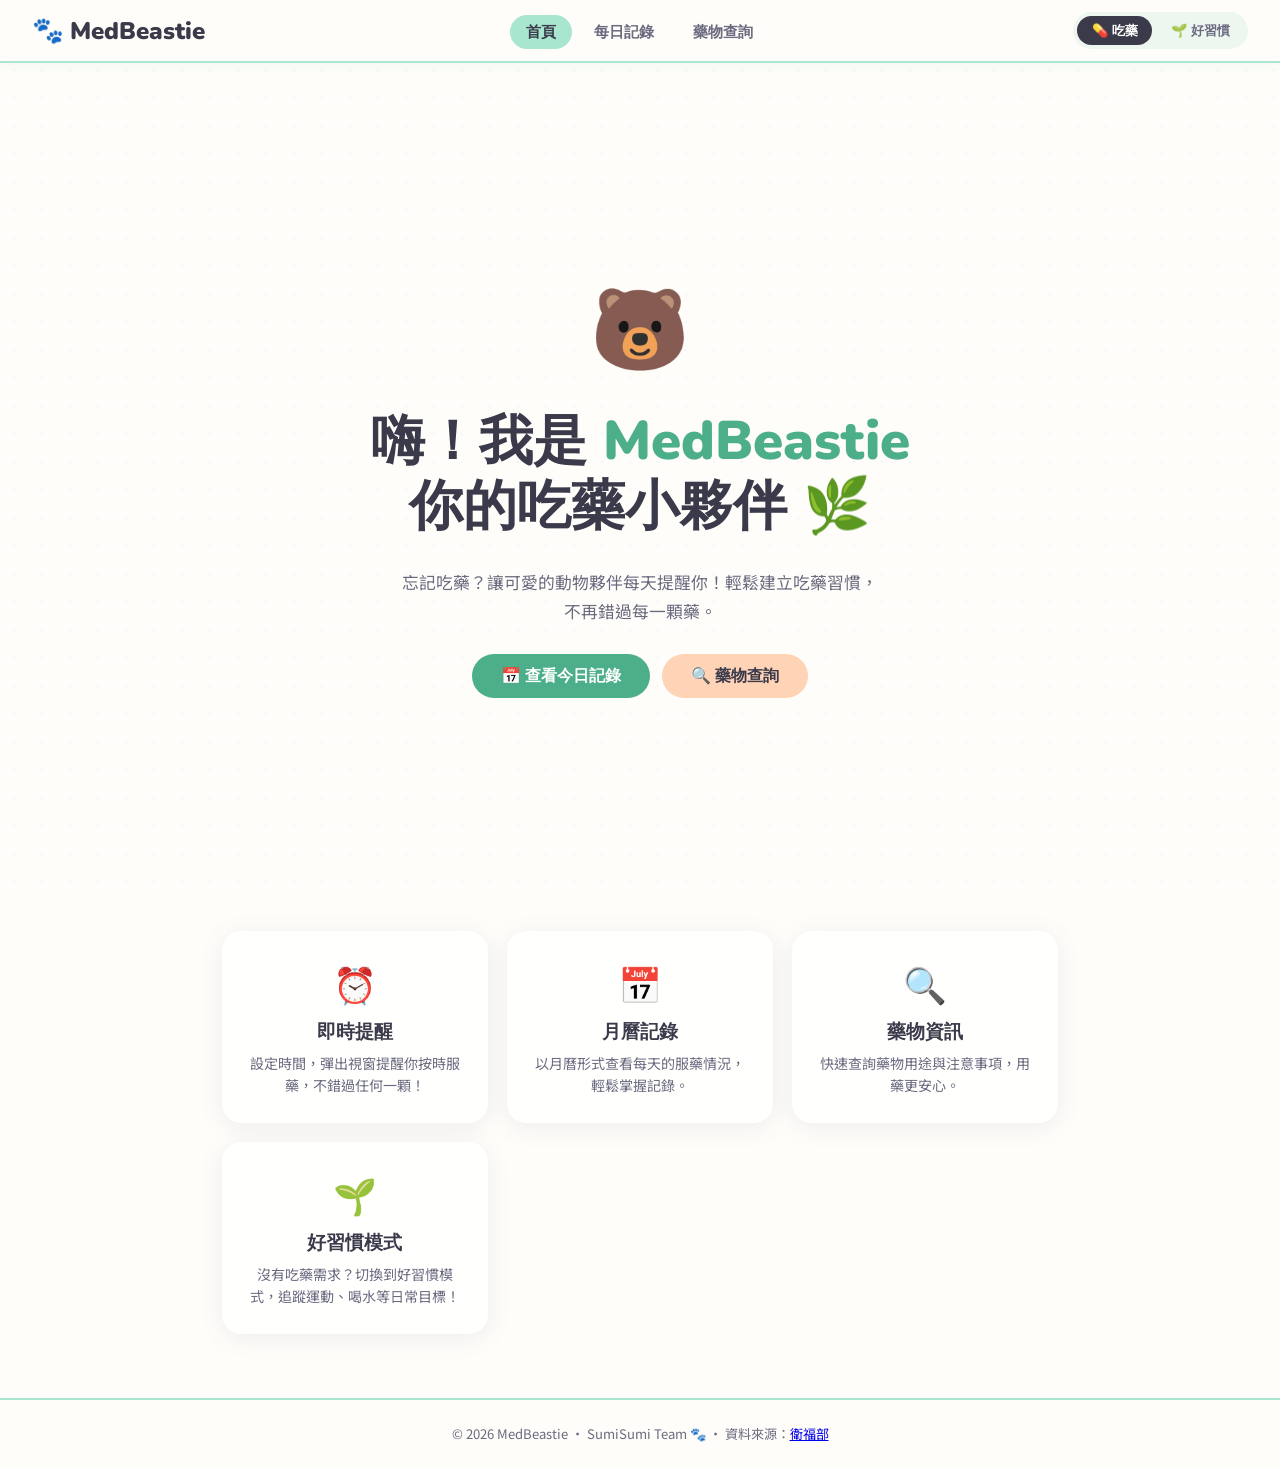
<file: MedBeastie/index.html>
<!DOCTYPE html>
<html lang="zh-TW">
<head>
  <meta charset="UTF-8" />
  <meta name="viewport" content="width=device-width, initial-scale=1.0" />
  <title>MedBeastie 🐾</title>
  <link href="https://fonts.googleapis.com/css2?family=Nunito:wght@400;600;700;800;900&family=Noto+Sans+TC:wght@400;500;700&display=swap" rel="stylesheet" />
  <link rel="stylesheet" href="css/style.css" />
  <link rel="stylesheet" href="css/home.css" />
  <link rel="stylesheet" href="css/record.css" />
  <link rel="stylesheet" href="css/info.css" />
</head>
<body>

  <!-- ══ NAVBAR ══ -->
  <nav class="navbar">
    <a href="#" class="nav-logo" onclick="showPage('home')">
      <span class="logo-icon">🐾</span> MedBeastie
    </a>

    <ul class="nav-links">
      <li><a href="#" onclick="showPage('home')"   class="active" id="nav-home">首頁</a></li>
      <li><a href="#" onclick="showPage('record')" id="nav-record">每日記錄</a></li>
      <li><a href="#" onclick="showPage('info')"   id="nav-info">藥物查詢</a></li>
    </ul>

    <div class="mode-toggle">
      <button class="mode-btn active" id="mode-med"   onclick="setMode('med')">💊 吃藥</button>
      <button class="mode-btn"        id="mode-habit" onclick="setMode('habit')">🌱 好習慣</button>
    </div>

    <button class="hamburger" id="hamburgerBtn" aria-label="開啟選單">
      <span></span><span></span><span></span>
    </button>
  </nav>

  <!-- Mobile Drawer -->
  <div class="drawer-overlay" id="drawerOverlay" onclick="closeDrawer()"></div>
  <div class="nav-drawer" id="navDrawer">
    <a href="#" onclick="showPage('home');   closeDrawer()">🏠 首頁</a>
    <a href="#" onclick="showPage('record'); closeDrawer()">📅 每日記錄</a>
    <a href="#" onclick="showPage('info');   closeDrawer()">🔍 藥物查詢</a>
    <hr style="border:none; border-top:1px solid #ddd; margin: 4px 0;" />
    <a href="#" onclick="setMode('med');   showPage('record'); closeDrawer()">💊 吃藥模式</a>
    <a href="#" onclick="setMode('habit'); showPage('record'); closeDrawer()">🌱 好習慣模式</a>
  </div>

  <!-- ══ MAIN ══ -->
  <main>

    <!-- ── HOME ── -->
    <section class="page active" id="page-home">
      <div class="hero">
        <div class="hero-mascot" id="heroMascot">🐻</div>
        <h1>嗨！我是 <em>MedBeastie</em><br>你的吃藥小夥伴 🌿</h1>
        <p id="heroDesc">忘記吃藥？讓可愛的動物夥伴每天提醒你！輕鬆建立吃藥習慣，不再錯過每一顆藥。</p>
        <div class="hero-btns">
          <button class="btn btn-primary"   onclick="showPage('record')">📅 查看今日記錄</button>
          <button class="btn btn-secondary" onclick="showPage('info')">🔍 藥物查詢</button>
        </div>
      </div>

      <div class="features">
        <div class="feature-card">
          <div class="icon">⏰</div>
          <h3>即時提醒</h3>
          <p>設定時間，彈出視窗提醒你按時服藥，不錯過任何一顆！</p>
        </div>
        <div class="feature-card">
          <div class="icon">📅</div>
          <h3>月曆記錄</h3>
          <p>以月曆形式查看每天的服藥情況，輕鬆掌握記錄。</p>
        </div>
        <div class="feature-card">
          <div class="icon">🔍</div>
          <h3>藥物資訊</h3>
          <p>快速查詢藥物用途與注意事項，用藥更安心。</p>
        </div>
        <div class="feature-card">
          <div class="icon">🌱</div>
          <h3>好習慣模式</h3>
          <p>沒有吃藥需求？切換到好習慣模式，追蹤運動、喝水等日常目標！</p>
        </div>
      </div>
    </section>

    <!-- ── RECORD ── -->
    <section class="page" id="page-record">
      <div class="record-section">
        <h2 class="section-title">📅 <span id="recordTitle">每日記錄</span></h2>

        <div class="today-card">
          <div class="calendar-header">
            <button class="cal-nav" onclick="changeMonth(-1)">‹</button>
            <h3 id="calMonthLabel"></h3>
            <button class="cal-nav" onclick="changeMonth(1)">›</button>
          </div>
          <div class="calendar-grid" id="calGrid"></div>
        </div>

        <div class="today-card">
          <h3 class="section-title" style="font-size:1.1rem; margin-bottom:1rem;">
            <span id="todayLabel">今天要吃的藥 💊</span>
          </h3>

          <!-- 新增藥物 -->
          <div class="add-med-row">
            <input class="add-med-name" id="addMedName" type="text" placeholder="藥名" />
            <input class="add-med-time" id="addMedTime" type="time" />
            <button class="btn btn-primary" onclick="addMed()">新增</button>
          </div>

          <div id="medList"></div>
        </div>

        <!-- 提醒設定 -->
        <div class="today-card">
          <h3 class="section-title" style="font-size:1.1rem; margin-bottom:1rem;">⏰ 設定提醒時間</h3>
          <div id="notifyStatus" class="notify-status"></div>
          <div class="notify-row">
            <input type="time" id="notifyTime" class="notify-input" />
            <input type="text" id="notifyMsg" class="notify-msg-input" placeholder="提醒訊息（例：記得吃血壓藥！）" />
            <button class="btn btn-primary" onclick="addReminder()">新增</button>
          </div>
          <ul class="reminder-list" id="reminderList"></ul>
        </div>

      </div>
    </section>

    <!-- ── INFO ── -->
    <section class="page" id="page-info">
      <div class="info-section">
        <h2 class="section-title">💊 我的藥物清單</h2>

        <!-- 新增藥物表單 -->
        <div class="today-card info-add-card">
          <h3 class="info-add-title">＋ 新增藥物</h3>
          <div class="info-add-row">
            <input type="text" id="infoName"     class="info-input" placeholder="藥名（必填）" />
            <input type="text" id="infoCategory" class="info-input" placeholder="類別（例：止痛）" />
          </div>
          <textarea id="infoDesc" class="info-textarea" placeholder="說明（例：用於緩解頭痛）"></textarea>
          <button class="btn btn-primary" onclick="addInfoMed()">新增</button>
        </div>

        <!-- 搜尋 -->
        <div class="search-bar">
          <input class="search-input" id="searchInput" type="text" placeholder="搜尋藥名或類別…" />
          <button class="btn-search" onclick="searchMed()">搜尋</button>
        </div>

        <div class="med-cards" id="medCards"></div>
      </div>
    </section>

  </main>

  <!-- ── FOOTER ── -->
  <footer>
    <p>© 2026 MedBeastie · SumiSumi Team 🐾 · 資料來源：<a href="https://www.mohw.gov.tw" target="_blank">衛福部</a></p>
  </footer>

  <!-- Scripts -->
  <script src="js/nav.js"></script>
  <script src="js/record.js"></script>
  <script src="js/notify.js"></script>
  <script src="js/info.js"></script>
  <script src="js/mode.js"></script>
  <script>
    // Init
    renderCalendar();
    renderMedList(medData);
    renderMedCards(allMeds);
  </script>

</body>
</html>
</file>
<file: MedBeastie/css/style.css>
/* ── CSS Variables ── */
:root {
  --mint:    #a8e6cf;
  --peach:   #ffd3b6;
  --sky:     #b8dfff;
  --yellow:  #fff0a3;
  --pink:    #ffb3c6;
  --white:   #fffdf9;
  --dark:    #3a3a4a;
  --mid:     #6b6b80;
  --card-bg: rgba(255, 255, 255, 0.85);
  --shadow:  0 4px 24px rgba(100, 100, 150, 0.10);
  --radius:  20px;
}

/* ── Reset & Base ── */
*, *::before, *::after { box-sizing: border-box; margin: 0; padding: 0; }

body {
  font-family: 'Noto Sans TC', sans-serif;
  background: var(--white);
  color: var(--dark);
  min-height: 100vh;
  overflow-x: hidden;
}

/* ── Dotted background ── */
body::before {
  content: '';
  position: fixed;
  inset: 0;
  background-image: radial-gradient(circle, #cde8ff 1px, transparent 1px);
  background-size: 28px 28px;
  opacity: 0.35;
  pointer-events: none;
  z-index: 0;
}

/* ── Navbar ── */
.navbar {
  position: sticky;
  top: 0;
  z-index: 100;
  display: flex;
  align-items: center;
  justify-content: space-between;
  padding: 0.75rem 2rem;
  background: rgba(255, 253, 249, 0.88);
  backdrop-filter: blur(12px);
  border-bottom: 2px solid var(--mint);
  box-shadow: 0 2px 12px rgba(168, 230, 207, 0.18);
}

.nav-logo {
  font-family: 'Nunito', sans-serif;
  font-weight: 900;
  font-size: 1.5rem;
  color: var(--dark);
  text-decoration: none;
  display: flex;
  align-items: center;
  gap: 0.4rem;
}
.nav-logo span.logo-icon { font-size: 1.6rem; }

.nav-links {
  display: flex;
  list-style: none;
  gap: 0.4rem;
}
.nav-links a {
  text-decoration: none;
  font-family: 'Nunito', sans-serif;
  font-weight: 700;
  font-size: 0.95rem;
  color: var(--mid);
  padding: 0.45rem 1rem;
  border-radius: 50px;
  transition: background 0.2s, color 0.2s;
}
.nav-links a:hover,
.nav-links a.active {
  background: var(--mint);
  color: var(--dark);
}

/* Mode Toggle */
.mode-toggle {
  display: flex;
  background: #eef6f0;
  border-radius: 50px;
  padding: 4px;
  gap: 4px;
}
.mode-btn {
  border: none;
  cursor: pointer;
  font-family: 'Nunito', sans-serif;
  font-weight: 700;
  font-size: 0.82rem;
  padding: 0.35rem 0.9rem;
  border-radius: 50px;
  background: transparent;
  color: var(--mid);
  transition: all 0.2s;
}
.mode-btn.active {
  background: var(--dark);
  color: #fff;
}

/* Hamburger */
.hamburger {
  display: none;
  flex-direction: column;
  gap: 5px;
  cursor: pointer;
  background: none;
  border: none;
  padding: 4px;
}
.hamburger span {
  display: block;
  width: 24px;
  height: 2.5px;
  background: var(--dark);
  border-radius: 4px;
  transition: transform 0.3s, opacity 0.3s;
}

/* Mobile Drawer */
.nav-drawer {
  display: none;
  position: fixed;
  top: 0; right: 0;
  height: 100%;
  width: 240px;
  background: var(--white);
  border-left: 2px solid var(--mint);
  z-index: 200;
  flex-direction: column;
  padding: 5rem 1.5rem 2rem;
  gap: 0.6rem;
  transform: translateX(100%);
  transition: transform 0.3s ease;
  box-shadow: -4px 0 20px rgba(0, 0, 0, 0.08);
}
.nav-drawer.open { transform: translateX(0); }
.nav-drawer a {
  text-decoration: none;
  font-family: 'Nunito', sans-serif;
  font-weight: 700;
  font-size: 1.05rem;
  color: var(--dark);
  padding: 0.6rem 1rem;
  border-radius: 12px;
  transition: background 0.2s;
}
.nav-drawer a:hover { background: var(--mint); }

.drawer-overlay {
  display: none;
  position: fixed;
  inset: 0;
  background: rgba(0, 0, 0, 0.25);
  z-index: 150;
}
.drawer-overlay.open { display: block; }

/* ── Main & Pages ── */
main { position: relative; z-index: 1; }
.page { display: none; }
.page.active { display: block; }

/* ── Shared Components ── */
.btn {
  font-family: 'Nunito', sans-serif;
  font-weight: 800;
  font-size: 1rem;
  padding: 0.7rem 1.8rem;
  border-radius: 50px;
  border: none;
  cursor: pointer;
  transition: transform 0.15s, box-shadow 0.15s;
}
.btn:hover { transform: translateY(-2px); box-shadow: 0 6px 20px rgba(0, 0, 0, 0.12); }
.btn-primary   { background: #4caf8a; color: #fff; }
.btn-secondary { background: var(--peach); color: var(--dark); }

.section-title {
  font-family: 'Nunito', sans-serif;
  font-weight: 900;
  font-size: 1.8rem;
  margin-bottom: 1.5rem;
  display: flex;
  align-items: center;
  gap: 0.5rem;
}

.today-card {
  background: var(--card-bg);
  border-radius: var(--radius);
  padding: 1.5rem;
  box-shadow: var(--shadow);
  margin-top: 1.5rem;
}

/* ── Footer ── */
footer {
  position: relative;
  z-index: 1;
  text-align: center;
  padding: 1.5rem;
  font-size: 0.82rem;
  color: var(--mid);
  border-top: 2px solid var(--mint);
}

/* ── Responsive ── */
@media (max-width: 700px) {
  .navbar { padding: 0.75rem 1rem; }
  .nav-links, .mode-toggle { display: none; }
  .hamburger { display: flex; }
  .nav-drawer { display: flex; }
}

/* ── 頁面橫幅提醒 ── */
#alertBanner {
  position: fixed;
  top: 80px;
  left: 50%;
  transform: translateX(-50%);
  z-index: 999;
  background: linear-gradient(135deg, #e8f7f0, #fef9e7);
  border: 2.5px solid var(--mint);
  border-radius: 24px;
  box-shadow: 0 8px 32px rgba(76, 175, 138, 0.20);
  padding: 1.2rem 1.6rem;
  display: flex;
  align-items: center;
  gap: 1rem;
  min-width: 300px;
  max-width: 90vw;
  animation: slideDown 0.4s cubic-bezier(0.34, 1.56, 0.64, 1);
}

@keyframes slideDown {
  from { opacity: 0; transform: translateX(-50%) translateY(-24px) scale(0.92); }
  to   { opacity: 1; transform: translateX(-50%) translateY(0)     scale(1); }
}

.banner-icon {
  font-size: 2.4rem;
  flex-shrink: 0;
  animation: bounce 0.6s ease infinite alternate;
}

@keyframes bounce {
  from { transform: translateY(0); }
  to   { transform: translateY(-5px); }
}

.banner-content { flex: 1; }

.banner-title {
  font-family: 'Nunito', sans-serif;
  font-weight: 900;
  font-size: 0.85rem;
  color: #4caf8a;
  margin-bottom: 2px;
  letter-spacing: 0.3px;
}

.banner-msg {
  font-family: 'Noto Sans TC', sans-serif;
  font-size: 0.95rem;
  color: var(--dark);
  font-weight: 500;
}

.banner-close {
  background: #e0f5ec;
  border: none;
  border-radius: 50%;
  width: 28px;
  height: 28px;
  font-size: 0.85rem;
  color: var(--mid);
  cursor: pointer;
  flex-shrink: 0;
  display: flex;
  align-items: center;
  justify-content: center;
  transition: background 0.15s;
}
.banner-close:hover { background: var(--mint); color: white; }
</file>
<file: MedBeastie/css/home.css>
/* ═══ HOME PAGE ═══ */

.hero {
  min-height: calc(100vh - 64px);
  display: flex;
  flex-direction: column;
  align-items: center;
  justify-content: center;
  text-align: center;
  padding: 3rem 1.5rem;
  gap: 1.8rem;
}

.hero-mascot {
  font-size: 5rem;
  animation: float 3s ease-in-out infinite;
}

@keyframes float {
  0%, 100% { transform: translateY(0); }
  50%       { transform: translateY(-14px); }
}

.hero h1 {
  font-family: 'Nunito', sans-serif;
  font-weight: 900;
  font-size: clamp(2rem, 6vw, 3.4rem);
  line-height: 1.2;
}
.hero h1 em { font-style: normal; color: #4caf8a; }

.hero p {
  max-width: 480px;
  font-size: 1.05rem;
  color: var(--mid);
  line-height: 1.7;
}

.hero-btns {
  display: flex;
  gap: 0.8rem;
  flex-wrap: wrap;
  justify-content: center;
}

/* Feature Cards */
.features {
  display: grid;
  grid-template-columns: repeat(auto-fit, minmax(200px, 1fr));
  gap: 1.2rem;
  padding: 2rem 2rem 4rem;
  max-width: 900px;
  margin: 0 auto;
}

.feature-card {
  background: var(--card-bg);
  border-radius: var(--radius);
  padding: 1.5rem;
  box-shadow: var(--shadow);
  border: 2px solid transparent;
  transition: border-color 0.2s, transform 0.2s;
  text-align: center;
}
.feature-card:hover { border-color: var(--mint); transform: translateY(-4px); }
.feature-card .icon  { font-size: 2.2rem; margin-bottom: 0.7rem; }
.feature-card h3     { font-family: 'Nunito', sans-serif; font-weight: 800; margin-bottom: 0.4rem; }
.feature-card p      { font-size: 0.88rem; color: var(--mid); line-height: 1.6; }

@media (max-width: 700px) {
  .features      { padding: 1rem 1rem 3rem; }
  .hero-mascot   { font-size: 3.5rem; }
}
</file>
<file: MedBeastie/css/record.css>
/* ═══ RECORD PAGE ═══ */

.record-section {
  max-width: 860px;
  margin: 0 auto;
  padding: 2.5rem 1.5rem 4rem;
}

/* Calendar */
.calendar-header {
  display: flex;
  align-items: center;
  justify-content: space-between;
  margin-bottom: 1rem;
}
.calendar-header h3 {
  font-family: 'Nunito', sans-serif;
  font-weight: 800;
  font-size: 1.1rem;
}

.cal-nav {
  background: var(--mint);
  border: none;
  border-radius: 50%;
  width: 34px;
  height: 34px;
  font-size: 1rem;
  cursor: pointer;
  font-weight: 700;
  transition: background 0.2s;
}
.cal-nav:hover { background: #7dd4b0; }

/* 月曆外層改為 grid，每格是 cal-cell */
.calendar-grid {
  display: grid;
  grid-template-columns: repeat(7, 1fr);
  gap: 6px;
}

.cal-day-label {
  text-align: center;
  font-family: 'Nunito', sans-serif;
  font-weight: 700;
  font-size: 0.78rem;
  color: var(--mid);
  padding: 4px 0;
}

/* cal-cell 包住格子 + 展開面板 */
.cal-cell {
  position: relative;
}

.cal-day {
  aspect-ratio: 1;
  display: flex;
  align-items: center;
  justify-content: center;
  border-radius: 10px;
  font-family: 'Nunito', sans-serif;
  font-weight: 700;
  font-size: 0.9rem;
  cursor: pointer;
  border: 2px solid transparent;
  transition: all 0.15s;
  background: var(--card-bg);
  width: 100%;
}
.cal-day:hover          { border-color: var(--mint); }
.cal-day.today          { background: var(--mint); }
.cal-day.taken          { background: var(--peach); }
.cal-day.missed         { background: #ffb3b3; }
.cal-day.habit          { background: var(--sky); }
.cal-day.noted          { background: var(--yellow); }
.cal-day.opened         { border-color: #4caf8a; border-width: 2px; }
.cal-day.empty          { background: transparent; cursor: default; }

/* 展開面板：絕對定位，從格子下方展開，橫跨整行 */
.day-panel {
  position: absolute;
  top: calc(100% + 6px);
  left: 50%;
  transform: translateX(-50%);
  width: 280px;
  background: white;
  border: 2px solid var(--mint);
  border-radius: 14px;
  padding: 1rem;
  z-index: 50;
  box-shadow: 0 8px 24px rgba(0,0,0,0.12);
}

.day-panel-title {
  font-family: 'Nunito', sans-serif;
  font-weight: 800;
  font-size: 0.95rem;
  margin-bottom: 0.7rem;
  color: var(--dark);
}

.day-panel-btns {
  display: flex;
  flex-direction: column;
  gap: 6px;
  margin-bottom: 0.8rem;
}

.status-btn {
  padding: 6px 10px;
  border-radius: 8px;
  border: 1.5px solid #ddd;
  background: #fafafa;
  font-family: 'Nunito', sans-serif;
  font-weight: 700;
  font-size: 0.85rem;
  cursor: pointer;
  text-align: left;
  transition: all 0.15s;
}
.status-btn:hover        { border-color: var(--mint); background: #f0faf5; }
.status-btn.active-taken  { background: var(--peach);  border-color: #f0a070; }
.status-btn.active-missed { background: #ffb3b3;       border-color: #e07070; }
.status-btn.active-habit  { background: var(--sky);    border-color: #70a0e0; }

.day-note {
  width: 100%;
  height: 60px;
  border: 1.5px solid #ddd;
  border-radius: 8px;
  padding: 6px 8px;
  font-family: 'Noto Sans TC', sans-serif;
  font-size: 0.83rem;
  resize: none;
  outline: none;
  margin-bottom: 0.6rem;
}
.day-note:focus { border-color: var(--mint); }

.day-panel-close {
  width: 100%;
  background: none;
  border: 1.5px solid #ddd;
  border-radius: 8px;
  padding: 5px;
  font-family: 'Nunito', sans-serif;
  font-weight: 700;
  font-size: 0.8rem;
  color: var(--mid);
  cursor: pointer;
}
.day-panel-close:hover { background: #f5f5f5; }

/* Med List */
.med-item {
  display: flex;
  align-items: center;
  gap: 1rem;
  padding: 0.8rem 0;
  border-bottom: 1px dashed #e0e0e0;
}
.med-item:last-child { border-bottom: none; }

.med-check {
  width: 28px;
  height: 28px;
  border-radius: 50%;
  border: 2.5px solid var(--mint);
  background: none;
  cursor: pointer;
  font-size: 1rem;
  display: flex;
  align-items: center;
  justify-content: center;
  transition: background 0.2s;
  flex-shrink: 0;
}
.med-check.checked { background: var(--mint); }

.med-info { flex: 1; }
.med-name { font-family: 'Nunito', sans-serif; font-weight: 800; font-size: 0.95rem; }
.med-time { font-size: 0.8rem; color: var(--mid); }

/* 格子內 emoji */
.cal-day { flex-direction: column; gap: 2px; }
.cal-num  { font-size: 0.9rem; line-height: 1; }
.cal-emoji { font-size: 1rem; line-height: 1; }

/* 心情按鈕列 */
.mood-row {
  display: flex;
  gap: 6px;
  margin-bottom: 0.8rem;
  flex-wrap: wrap;
}
.mood-btn {
  font-size: 1.4rem;
  background: #fafafa;
  border: 2px solid #ddd;
  border-radius: 10px;
  width: 44px;
  height: 44px;
  cursor: pointer;
  display: flex;
  align-items: center;
  justify-content: center;
  transition: all 0.15s;
}
.mood-btn:hover       { border-color: var(--mint); transform: scale(1.1); }
.mood-btn.active-mood { border-color: #4caf8a; background: #e8f7f0; transform: scale(1.15); }

/* ── 新增藥物欄 ── */
.add-med-row {
  display: flex;
  gap: 8px;
  margin-bottom: 1rem;
  flex-wrap: wrap;
}

.add-med-name {
  flex: 1;
  min-width: 100px;
  padding: 7px 10px;
  border: 1.5px solid #ddd;
  border-radius: 8px;
  font-size: 0.9rem;
  font-family: 'Noto Sans TC', sans-serif;
  outline: none;
}
.add-med-name:focus { border-color: var(--mint); }

.add-med-time {
  padding: 7px 10px;
  border: 1.5px solid #ddd;
  border-radius: 8px;
  font-size: 0.9rem;
  font-family: 'Nunito', sans-serif;
  outline: none;
}
.add-med-time:focus { border-color: var(--mint); }

/* 編輯模式 */
.med-edit-name, .med-edit-time {
  padding: 5px 8px;
  border: 1.5px solid var(--mint);
  border-radius: 8px;
  font-size: 0.88rem;
  outline: none;
}
.med-edit-name { flex: 1; font-family: 'Noto Sans TC', sans-serif; }
.med-edit-time { width: 100px; font-family: 'Nunito', sans-serif; }

.med-save-btn {
  background: var(--mint);
  border: none;
  border-radius: 8px;
  padding: 5px 10px;
  font-family: 'Nunito', sans-serif;
  font-weight: 700;
  font-size: 0.85rem;
  cursor: pointer;
}

/* 編輯／刪除按鈕 */
.med-edit-btn, .med-del-btn {
  background: none;
  border: none;
  cursor: pointer;
  font-size: 1rem;
  padding: 2px 4px;
  opacity: 0.4;
  transition: opacity 0.15s;
}
.med-edit-btn:hover { opacity: 1; }
.med-del-btn:hover  { opacity: 1; }

.med-empty {
  font-size: 0.85rem;
  color: var(--mid);
  text-align: center;
  padding: 1rem 0;
}

/* ── 新增藥物欄 ── */
.notify-status {
  font-size: 0.85rem;
  margin-bottom: 0.6rem;
  min-height: 1.2em;
}
.notify-ok   { color: #4caf8a; }
.notify-warn { color: #e07070; }

.notify-row {
  display: flex;
  gap: 8px;
  flex-wrap: wrap;
  align-items: center;
  margin-bottom: 1rem;
}

.notify-input {
  padding: 7px 10px;
  border: 1.5px solid #ddd;
  border-radius: 8px;
  font-size: 0.9rem;
  outline: none;
  font-family: 'Nunito', sans-serif;
}
.notify-input:focus { border-color: var(--mint); }

.notify-msg-input {
  flex: 1;
  min-width: 160px;
  padding: 7px 10px;
  border: 1.5px solid #ddd;
  border-radius: 8px;
  font-size: 0.9rem;
  font-family: 'Noto Sans TC', sans-serif;
  outline: none;
}
.notify-msg-input:focus { border-color: var(--mint); }

.reminder-list {
  list-style: none;
  display: flex;
  flex-direction: column;
  gap: 8px;
}

.reminder-empty {
  font-size: 0.85rem;
  color: var(--mid);
}

.reminder-item {
  display: flex;
  align-items: center;
  gap: 10px;
  background: #f8fdfb;
  border: 1.5px solid #cce8da;
  border-radius: 8px;
  padding: 8px 12px;
}

.reminder-time {
  font-family: 'Nunito', sans-serif;
  font-weight: 800;
  font-size: 0.9rem;
  color: #4caf8a;
  white-space: nowrap;
}

.reminder-msg {
  flex: 1;
  font-size: 0.88rem;
  color: var(--dark);
}

.reminder-del {
  background: none;
  border: none;
  color: #ccc;
  cursor: pointer;
  font-size: 1rem;
  line-height: 1;
  padding: 0 2px;
  transition: color 0.15s;
}
.reminder-del:hover { color: #e07070; }

@media (max-width: 700px) {
  .record-section { padding: 1.5rem 1rem 3rem; }
  .day-panel { width: 220px; }
  .notify-row { flex-direction: column; align-items: stretch; }
}
</file>
<file: MedBeastie/css/info.css>
/* ═══ MEDICINE INFO PAGE ═══ */

.info-section {
  max-width: 800px;
  margin: 0 auto;
  padding: 2.5rem 1.5rem 4rem;
}

.search-bar {
  display: flex;
  gap: 0.6rem;
  margin-bottom: 1.5rem;
}

.search-input {
  flex: 1;
  padding: 0.75rem 1.2rem;
  border-radius: 50px;
  border: 2px solid var(--mint);
  font-family: 'Noto Sans TC', sans-serif;
  font-size: 0.95rem;
  outline: none;
  background: var(--card-bg);
  transition: border-color 0.2s;
}
.search-input:focus { border-color: #4caf8a; }

.btn-search {
  background: #4caf8a;
  color: #fff;
  border: none;
  border-radius: 50px;
  padding: 0.75rem 1.4rem;
  font-family: 'Nunito', sans-serif;
  font-weight: 800;
  cursor: pointer;
  font-size: 0.95rem;
  transition: background 0.2s;
}
.btn-search:hover { background: #3a9a74; }

.med-cards {
  display: grid;
  grid-template-columns: repeat(auto-fit, minmax(220px, 1fr));
  gap: 1.2rem;
}

.med-card {
  background: var(--card-bg);
  border-radius: var(--radius);
  padding: 1.4rem;
  box-shadow: var(--shadow);
  border-left: 5px solid var(--mint);
}
.med-card h4 { font-family: 'Nunito', sans-serif; font-weight: 800; margin-bottom: 0.4rem; }
.med-card p  { font-size: 0.85rem; color: var(--mid); line-height: 1.6; }
.med-card .tag {
  display: inline-block;
  background: var(--sky);
  border-radius: 50px;
  padding: 2px 10px;
  font-size: 0.75rem;
  font-family: 'Nunito', sans-serif;
  font-weight: 700;
  margin-top: 0.6rem;
}

.med-card-top {
  display: flex;
  align-items: center;
  justify-content: space-between;
  margin-bottom: 0.4rem;
}

.info-del-btn {
  background: none;
  border: none;
  cursor: pointer;
  font-size: 1rem;
  opacity: 0.35;
  transition: opacity 0.15s;
  padding: 0;
}
.info-del-btn:hover { opacity: 1; }

/* 新增表單 */
.info-add-card {
  margin-bottom: 1.2rem !important;
  margin-top: 0 !important;
}

.info-add-title {
  font-family: 'Nunito', sans-serif;
  font-weight: 800;
  font-size: 1rem;
  margin-bottom: 0.8rem;
  color: var(--dark);
}

.info-add-row {
  display: flex;
  gap: 8px;
  margin-bottom: 0.6rem;
  flex-wrap: wrap;
}

.info-input {
  flex: 1;
  min-width: 120px;
  padding: 7px 12px;
  border: 1.5px solid #ddd;
  border-radius: 8px;
  font-size: 0.9rem;
  font-family: 'Noto Sans TC', sans-serif;
  outline: none;
}
.info-input:focus { border-color: var(--mint); }

.info-textarea {
  width: 100%;
  height: 64px;
  padding: 8px 12px;
  border: 1.5px solid #ddd;
  border-radius: 8px;
  font-size: 0.88rem;
  font-family: 'Noto Sans TC', sans-serif;
  resize: none;
  outline: none;
  margin-bottom: 0.8rem;
}
.info-textarea:focus { border-color: var(--mint); }

.info-empty {
  font-size: 0.88rem;
  color: var(--mid);
  text-align: center;
  padding: 2rem 0;
}

@media (max-width: 700px) {
  .info-section { padding: 1.5rem 1rem 3rem; }
  .info-add-row { flex-direction: column; }
}
</file>
